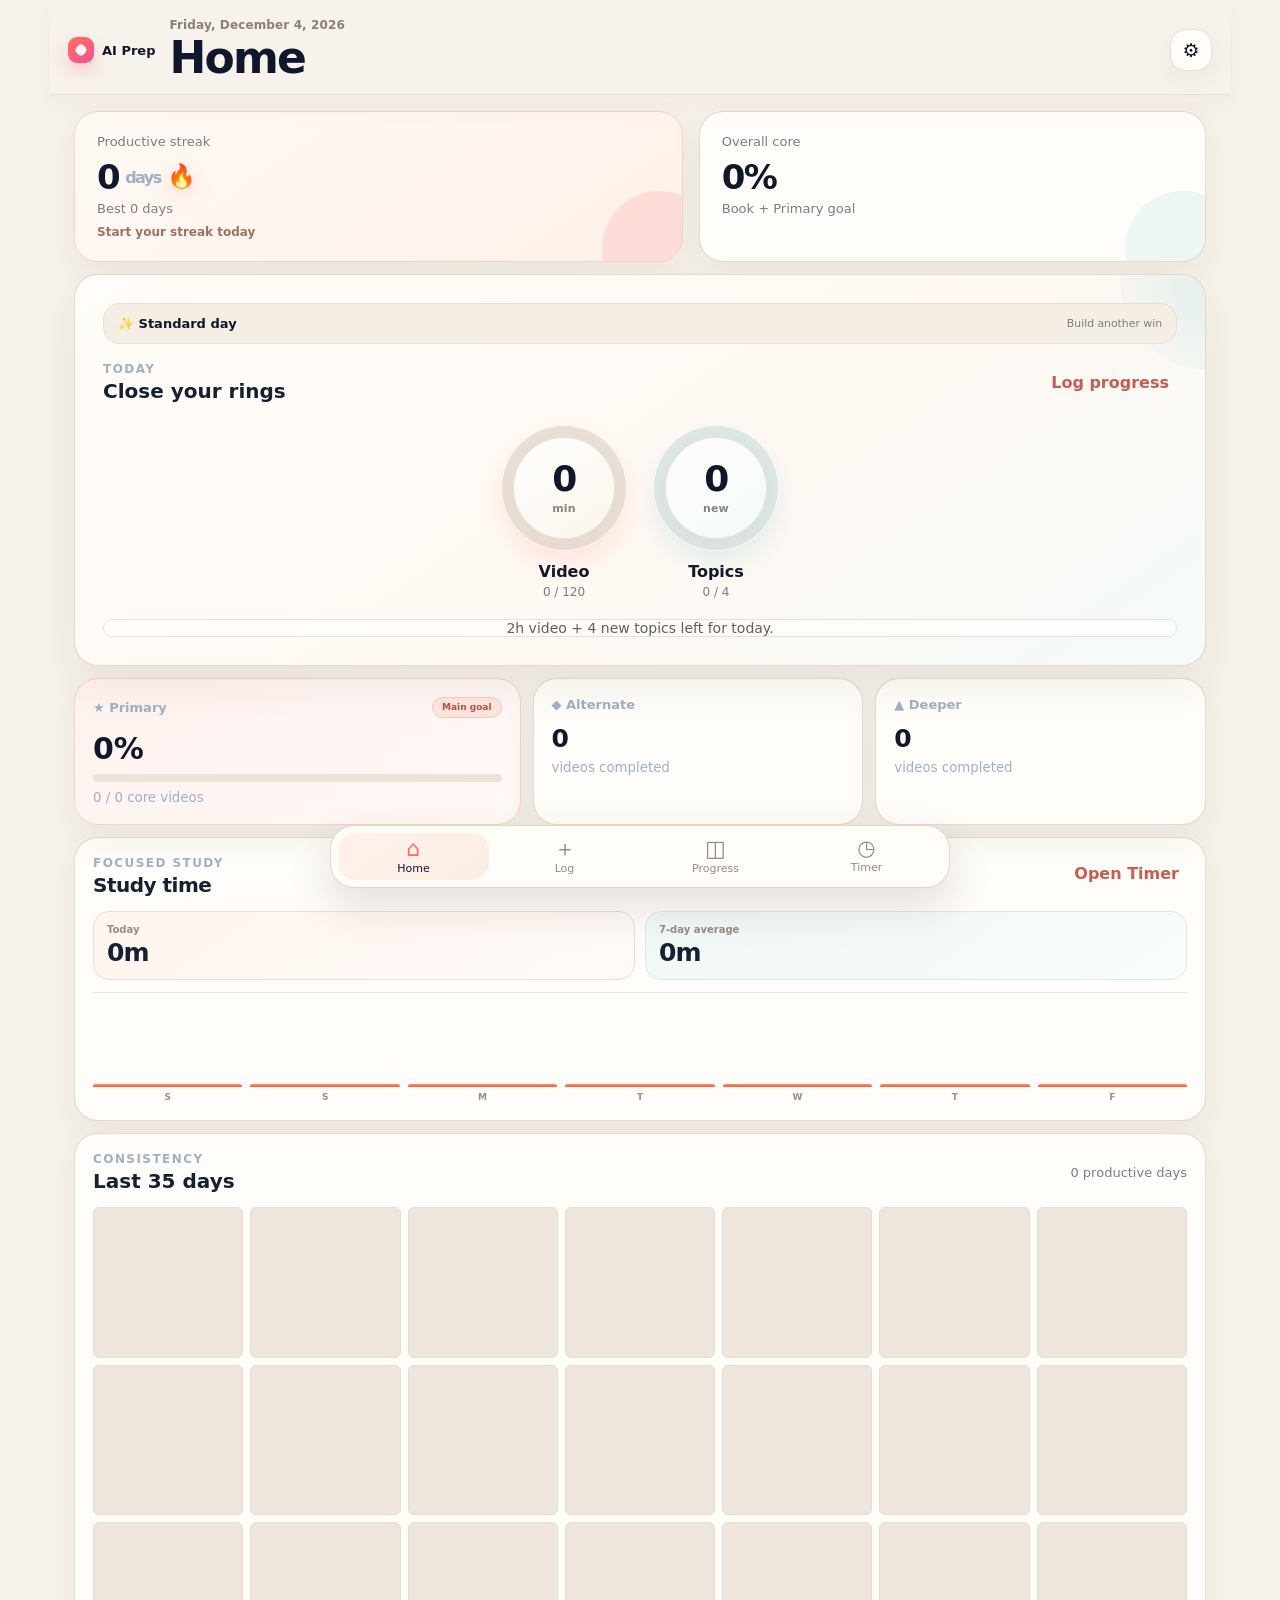
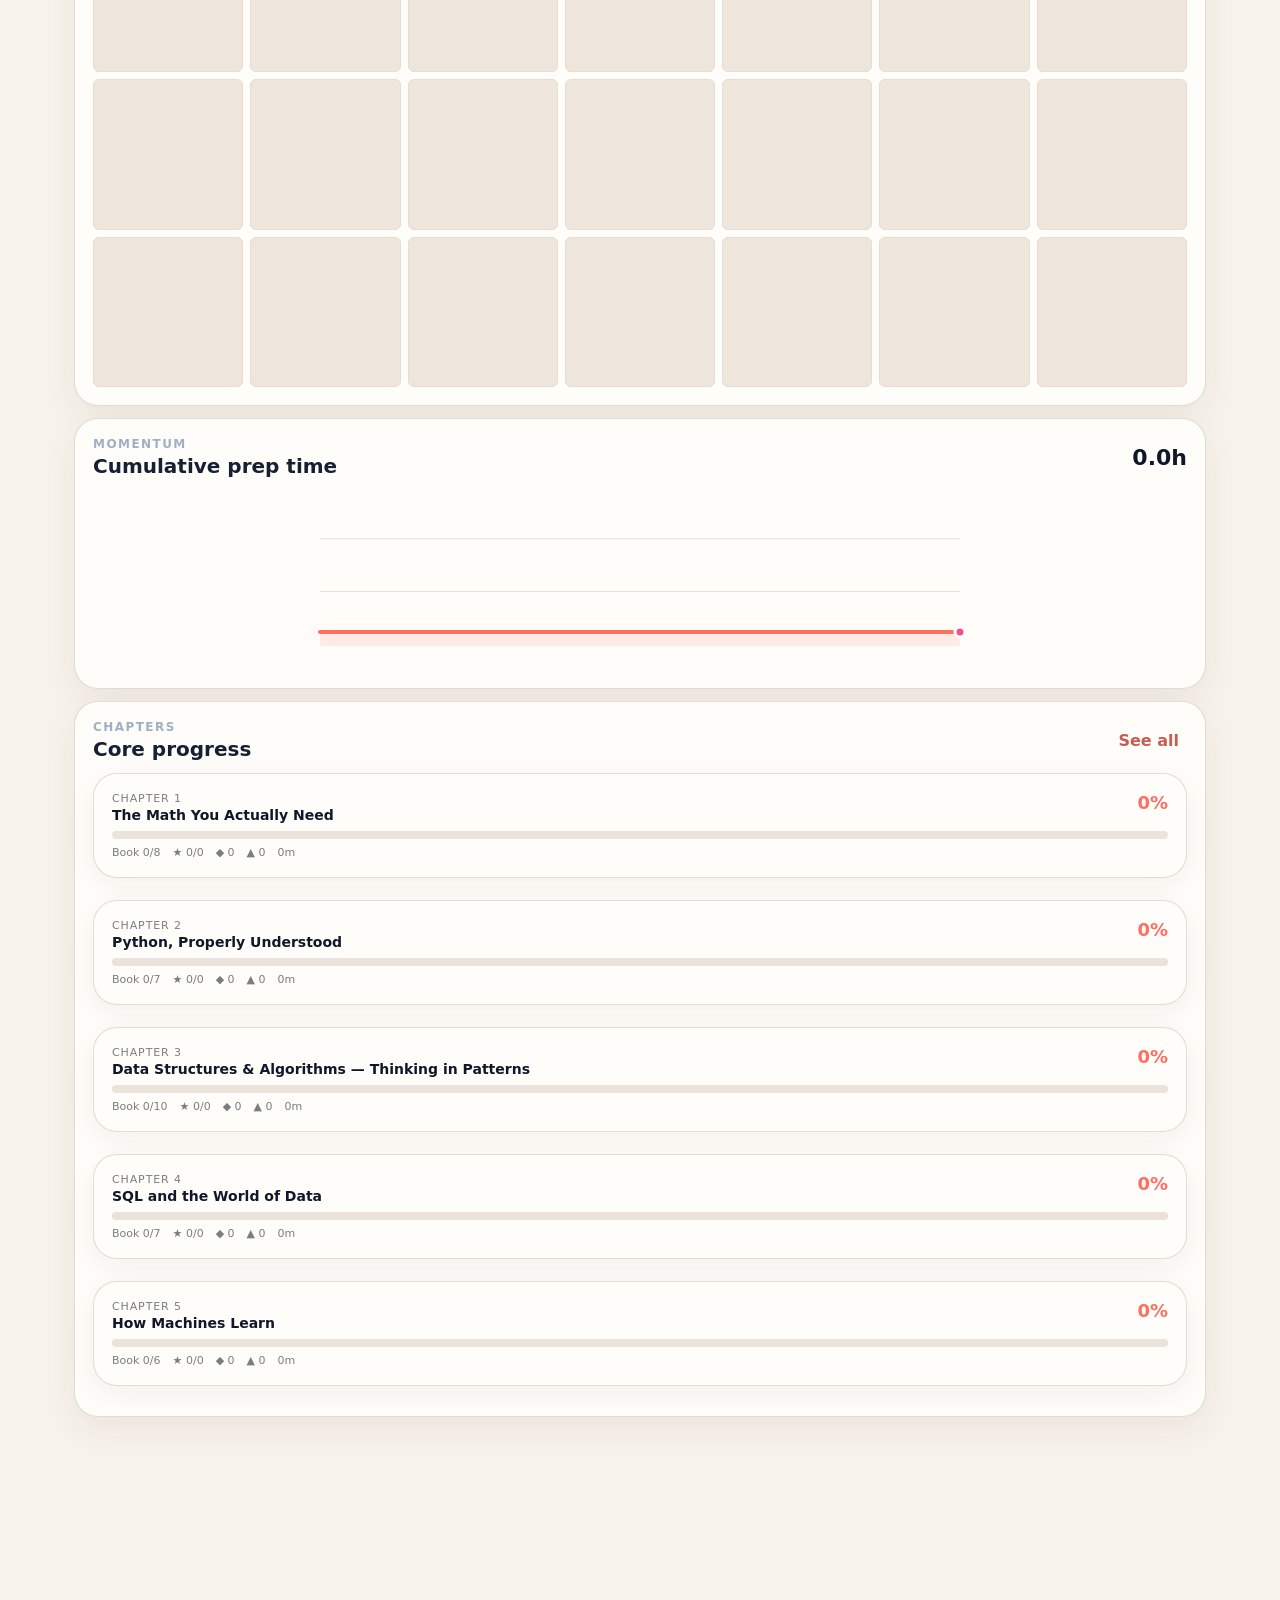
<file: index.html>
<!doctype html>
<html lang="en">
<head>
  <meta charset="utf-8" />
  <meta name="viewport" content="width=device-width, initial-scale=1, viewport-fit=cover" />
  <meta name="theme-color" content="#0b1220" />
  <meta name="apple-mobile-web-app-capable" content="yes" />
  <meta name="apple-mobile-web-app-status-bar-style" content="black-translucent" />
  <meta name="apple-mobile-web-app-title" content="AI Prep" />
  <meta name="format-detection" content="telephone=no" />
  <title>AI Prep</title>
  <link rel="manifest" href="manifest.webmanifest" />
  <link rel="apple-touch-icon" href="icons/apple-touch-icon.png" />
  <link rel="icon" href="icons/icon-192.png" />
  <link rel="stylesheet" href="styles.css" />
</head>
<body>
  <div id="app" class="app-shell">
    <header class="topbar">
      <div>
        <div class="eyebrow" id="dateLabel">AI Interview Prep</div>
        <h1 id="viewTitle">Home</h1>
      </div>
      <button class="icon-btn" id="settingsBtn" aria-label="Settings">⚙︎</button>
    </header>

    <main class="main-content">
      <!-- HOME -->
      <section class="view active" id="view-home" data-view="home">
        <div id="goalCelebration" class="celebration hidden" aria-live="polite">
          <div class="celebration-icon">🔥</div>
          <div><strong>Productive day complete</strong><div>Your streak is safe. Keep stacking days.</div></div>
        </div>

        <div class="hero-grid">
          <article class="metric-card streak-card">
            <span class="metric-label">Productive streak</span>
            <div class="metric-value"><span id="streakCurrent">0</span><span class="metric-unit"> days</span></div>
            <div class="metric-sub">Best <span id="streakBest">0</span> days</div>
          </article>
          <article class="metric-card">
            <span class="metric-label">Overall core</span>
            <div class="metric-value" id="overallCore">0%</div>
            <div class="metric-sub">Book + Primary goal</div>
          </article>
        </div>

        <section class="goal-card">
          <div class="section-heading-row">
            <div>
              <div class="section-kicker">Today</div>
              <h2>Close your rings</h2>
            </div>
            <button class="text-btn" id="goLogBtn">Log progress</button>
          </div>
          <div class="rings-row">
            <div class="ring-wrap">
              <div class="ring" id="videoRing"><div class="ring-inner"><strong id="todayVideoMin">0</strong><span>min</span></div></div>
              <div class="ring-label">Video</div>
              <div class="ring-sub"><span id="videoTargetText">0 / 120</span></div>
            </div>
            <div class="ring-wrap">
              <div class="ring secondary" id="topicRing"><div class="ring-inner"><strong id="todayTopics">0</strong><span>new</span></div></div>
              <div class="ring-label">Topics</div>
              <div class="ring-sub"><span id="topicTargetText">0 / 4</span></div>
            </div>
          </div>
          <div class="goal-status" id="goalStatus">Start with one small win.</div>
        </section>

        <div class="tier-grid">
          <article class="mini-card primary-card">
            <div class="mini-card-head"><span>★ Primary</span><span class="pill">Main goal</span></div>
            <strong id="primaryPct">0%</strong>
            <div class="progress-track"><div id="primaryBar" class="progress-fill"></div></div>
            <small id="primaryText">0 / 0 core videos</small>
          </article>
          <article class="mini-card">
            <div class="mini-card-head"><span>◆ Alternate</span></div>
            <strong id="alternateDone">0</strong>
            <small>videos completed</small>
          </article>
          <article class="mini-card">
            <div class="mini-card-head"><span>▲ Deeper</span></div>
            <strong id="deeperDone">0</strong>
            <small>videos completed</small>
          </article>
        </div>

        <section class="panel">
          <div class="section-heading-row">
            <div><div class="section-kicker">Consistency</div><h2>Last 35 days</h2></div>
            <div class="subtle" id="productiveDaysText">0 productive</div>
          </div>
          <div class="heatmap" id="heatmap"></div>
        </section>

        <section class="panel">
          <div class="section-heading-row">
            <div><div class="section-kicker">Momentum</div><h2>Cumulative prep time</h2></div>
            <div class="big-inline" id="totalHours">0h</div>
          </div>
          <svg id="hoursChart" class="line-chart" viewBox="0 0 640 180" role="img" aria-label="Cumulative study hours chart"></svg>
        </section>

        <section class="panel">
          <div class="section-heading-row"><div><div class="section-kicker">Chapters</div><h2>Core progress</h2></div><button class="text-btn" data-nav="progress">See all</button></div>
          <div id="homeChapterProgress" class="chapter-list compact"></div>
        </section>
      </section>

      <!-- LOG -->
      <section class="view" id="view-log" data-view="log">
        <section class="panel log-panel">
          <div class="log-top-row">
            <label class="field compact-field"><span>Date</span><input type="date" id="logDate" /></label>
            <div class="segmented" id="logTypeTabs">
              <button class="active" data-logtype="video">Videos</button>
              <button data-logtype="book">Book</button>
              <button data-logtype="manual">Other</button>
            </div>
          </div>

          <div id="log-video" class="log-mode active">
            <div class="purpose-row">
              <div><span class="field-label">Purpose</span><div class="helper" id="videoPurposeHint">Suggested from your history</div></div>
              <div class="segmented small" id="videoPurposeTabs">
                <button class="active" data-purpose="learning">Learning</button>
                <button data-purpose="revision">Revision</button>
              </div>
            </div>

            <div class="filter-grid">
              <label class="field"><span>Search</span><input type="search" id="videoSearch" placeholder="Video, playlist, creator…" /></label>
              <label class="field"><span>Tier</span><select id="videoTierFilter"><option value="all">All</option><option value="primary">★ Primary</option><option value="alternate">◆ Alternate</option><option value="deeper">▲ Deeper</option></select></label>
              <label class="field"><span>Chapter</span><select id="videoChapterFilter"><option value="all">All chapters</option></select></label>
            </div>

            <div class="selection-summary" id="videoSelectionSummary">Select what you watched.</div>
            <div id="videoList" class="select-list"></div>
            <button class="ghost-btn not-listed" id="notListedBtn">Not listed? Add a resource</button>
          </div>

          <div id="log-book" class="log-mode">
            <div class="purpose-row">
              <div><span class="field-label">Purpose</span><div class="helper" id="bookPurposeHint">Learning is suggested for new topics.</div></div>
              <div class="segmented small" id="bookPurposeTabs">
                <button class="active" data-purpose="learning">Learning</button>
                <button data-purpose="revision">Revision</button>
              </div>
            </div>
            <label class="field"><span>Chapter</span><select id="bookChapterSelect"></select></label>
            <div id="bookTopicList" class="select-list topic-list"></div>
            <label class="field"><span>Total time for this study block</span><div class="input-with-unit"><input type="number" min="0" inputmode="numeric" id="bookMinutes" placeholder="90" /><span>min</span></div></label>
            <div class="helper">For topic analytics, block time is split evenly across selected topics so you only enter one number.</div>
            <div class="selection-summary" id="bookSelectionSummary">Select the topics you covered.</div>
          </div>

          <div id="log-manual" class="log-mode">
            <label class="field"><span>What did you do?</span><select id="manualKind"><option>Interview Prep</option><option>Practice</option><option>Project / Coding</option><option>Other Study</option></select></label>
            <label class="field"><span>Chapter (optional)</span><select id="manualChapter"><option value="">No chapter</option></select></label>
            <label class="field"><span>Purpose</span><select id="manualPurpose"><option value="learning">Learning</option><option value="revision">Revision</option></select></label>
            <label class="field"><span>Minutes</span><div class="input-with-unit"><input type="number" min="1" inputmode="numeric" id="manualMinutes" placeholder="45" /><span>min</span></div></label>
            <label class="field"><span>Note (optional)</span><textarea id="manualNote" rows="3" placeholder="e.g. RAG interview questions"></textarea></label>
          </div>

          <button class="primary-btn save-btn" id="saveLogBtn">Save progress</button>
        </section>
      </section>

      <!-- PROGRESS -->
      <section class="view" id="view-progress" data-view="progress">
        <div class="segmented progress-tabs" id="progressTabs">
          <button class="active" data-progresstab="chapters">Chapters</button>
          <button data-progresstab="videos">Videos</button>
          <button data-progresstab="topics">Topics</button>
        </div>
        <div id="progress-chapters" class="progress-mode active"><div id="chapterProgressList" class="chapter-list"></div></div>
        <div id="progress-videos" class="progress-mode">
          <div class="tier-progress-cards" id="tierProgressCards"></div>
          <label class="field"><span>Filter playlist</span><select id="progressPlaylistFilter"><option value="all">All playlists</option></select></label>
          <div id="videoProgressList" class="progress-video-list"></div>
        </div>
        <div id="progress-topics" class="progress-mode">
          <label class="field"><span>Chapter</span><select id="topicProgressChapter"></select></label>
          <div id="topicProgressList" class="topic-progress-list"></div>
        </div>
      </section>

      <!-- HISTORY -->
      <section class="view" id="view-history" data-view="history">
        <div class="history-toolbar">
          <label class="field"><span>Show</span><select id="historyFilter"><option value="all">Everything</option><option value="learning">Learning</option><option value="revision">Revision</option><option value="video">Videos</option><option value="book">Book</option></select></label>
        </div>
        <div id="historyList" class="history-list"></div>
      </section>
    </main>

    <nav class="bottom-nav" aria-label="Main navigation">
      <button class="active" data-nav="home"><span>⌂</span><small>Home</small></button>
      <button data-nav="log"><span>＋</span><small>Log</small></button>
      <button data-nav="progress"><span>◫</span><small>Progress</small></button>
      <button data-nav="history"><span>↺</span><small>History</small></button>
    </nav>
  </div>

  <!-- SETTINGS MODAL -->
  <div class="modal-backdrop hidden" id="settingsModal">
    <div class="modal-sheet">
      <div class="modal-head"><div><div class="section-kicker">AI Prep</div><h2>Settings</h2></div><button class="icon-btn" data-close="settingsModal">✕</button></div>
      <div class="settings-stack">
        <label class="field"><span>Daily video goal</span><div class="input-with-unit"><input id="settingVideoTarget" type="number" min="0" inputmode="numeric" /><span>min</span></div></label>
        <label class="field"><span>Daily new-topic goal</span><div class="input-with-unit"><input id="settingTopicTarget" type="number" min="0" inputmode="numeric" /><span>topics</span></div></label>
        <label class="field"><span>Productive day</span><select id="settingRule"><option value="and">Meet both goals</option><option value="or">Meet either goal</option></select></label>
        <button class="primary-btn" id="saveSettingsBtn">Save settings</button>
        <div class="divider"></div>
        <h3>Backup</h3>
        <button class="ghost-btn" id="exportBackupBtn">Export full backup</button>
        <label class="ghost-btn file-btn">Restore backup<input type="file" id="importBackupInput" accept="application/json" /></label>
        <div class="helper">Your progress is stored on this device. Export a backup occasionally.</div>
        <div class="divider"></div>
        <button class="danger-btn" id="resetProgressBtn">Reset progress only</button>
        <div class="version-tap" id="versionTap">AI Prep v1.0 · local-first</div>
        <button class="ghost-btn hidden" id="resourceManagerBtn">Resource Manager</button>
      </div>
    </div>
  </div>

  <!-- RESOURCE MANAGER MODAL - hidden until version is tapped 5 times -->
  <div class="modal-backdrop hidden" id="resourceModal">
    <div class="modal-sheet tall">
      <div class="modal-head"><div><div class="section-kicker">Advanced</div><h2>Resource Manager</h2></div><button class="icon-btn" data-close="resourceModal">✕</button></div>
      <div class="admin-banner">Add missing videos or whole playlists. Primary can be made part of your main goal; Alternate and Deeper stay optional.</div>
      <div class="segmented" id="resourceModeTabs"><button class="active" data-resmode="single">Single video</button><button data-resmode="playlist">Playlist</button></div>

      <div id="resource-single" class="resource-mode active">
        <label class="field"><span>Video title</span><input id="resTitle" /></label>
        <label class="field"><span>Playlist / source name</span><input id="resPlaylist" placeholder="e.g. My RAG playlist" /></label>
        <div class="two-col">
          <label class="field"><span>Tier</span><select id="resTier"><option value="primary">★ Primary</option><option value="alternate">◆ Alternate</option><option value="deeper">▲ Deeper</option></select></label>
          <label class="field"><span>Duration</span><div class="input-with-unit"><input id="resDuration" type="number" min="0" step="0.1" inputmode="decimal" /><span>min</span></div></label>
        </div>
        <div class="two-col">
          <label class="field"><span>Chapter</span><select id="resChapter"></select></label>
          <label class="field"><span>Topic (optional)</span><select id="resTopic"><option value="">No specific topic</option></select></label>
        </div>
        <label class="field"><span>URL (optional)</span><input id="resUrl" type="url" placeholder="https://…" /></label>
        <label class="check-row" id="goalToggleRow"><input type="checkbox" id="resCountsGoal" checked /><span>Count this Primary video toward my main goal</span></label>
        <button class="primary-btn" id="addSingleResourceBtn">Add video</button>
      </div>

      <div id="resource-playlist" class="resource-mode">
        <label class="field"><span>Playlist name</span><input id="playlistName" /></label>
        <div class="two-col">
          <label class="field"><span>Tier</span><select id="playlistTier"><option value="primary">★ Primary</option><option value="alternate">◆ Alternate</option><option value="deeper">▲ Deeper</option></select></label>
          <label class="field"><span>Chapter</span><select id="playlistChapter"></select></label>
        </div>
        <label class="field"><span>Playlist URL (optional)</span><input id="playlistUrl" type="url" /></label>
        <label class="field"><span>Paste videos</span><textarea id="playlistBulk" rows="8" placeholder="One per line:\nVideo title | 32 | https://...\nAnother video | 18 | https://..."></textarea></label>
        <label class="check-row" id="playlistGoalToggleRow"><input type="checkbox" id="playlistCountsGoal" checked /><span>Count these Primary videos toward my main goal</span></label>
        <button class="primary-btn" id="addPlaylistBtn">Add playlist videos</button>
      </div>

      <div class="divider"></div>
      <h3>Your added resources</h3>
      <div id="customResourceList" class="custom-resource-list"></div>
    </div>
  </div>

  <div class="toast hidden" id="toast" role="status" aria-live="polite"></div>

  <script src="seed-data.js"></script>
  <script src="app.js"></script>
</body>
</html>
</file>
<file: styles.css>
:root{
  --bg:#08111f;--bg2:#0d1727;--card:#111d2e;--card2:#152338;--text:#f7fafc;--muted:#9fb0c6;
  --line:#26364c;--accent:#57d69d;--accent2:#62a8ff;--gold:#f4c96b;--purple:#b99cff;--danger:#ff7d7d;
  --shadow:0 18px 60px rgba(0,0,0,.24);--radius:22px;--safe-bottom:max(18px,env(safe-area-inset-bottom));
}
*{box-sizing:border-box}html{background:var(--bg);color-scheme:dark}body{margin:0;background:linear-gradient(180deg,#07101d 0%,#0a1423 50%,#08111f 100%);font-family:-apple-system,BlinkMacSystemFont,"SF Pro Display","SF Pro Text",Inter,system-ui,sans-serif;color:var(--text);min-height:100vh;-webkit-font-smoothing:antialiased}
button,input,select,textarea{font:inherit}button{color:inherit}.hidden{display:none!important}.app-shell{max-width:820px;margin:0 auto;min-height:100vh;padding-bottom:calc(86px + var(--safe-bottom))}.topbar{position:sticky;top:0;z-index:20;display:flex;justify-content:space-between;align-items:center;padding:calc(14px + env(safe-area-inset-top)) 18px 12px;background:rgba(8,17,31,.88);backdrop-filter:blur(18px);border-bottom:1px solid rgba(255,255,255,.05)}.topbar h1{margin:2px 0 0;font-size:28px;line-height:1.1}.eyebrow,.section-kicker{font-size:12px;text-transform:uppercase;letter-spacing:.12em;color:var(--muted);font-weight:700}.main-content{padding:16px}.view{display:none}.view.active{display:block;animation:fade .16s ease}@keyframes fade{from{opacity:.4;transform:translateY(2px)}to{opacity:1;transform:none}}
.icon-btn{border:1px solid var(--line);background:var(--card);width:42px;height:42px;border-radius:14px;display:grid;place-items:center;font-size:19px}.hero-grid{display:grid;grid-template-columns:1fr 1fr;gap:12px}.metric-card,.mini-card,.panel,.goal-card{background:linear-gradient(180deg,var(--card) 0%,#0f1a2a 100%);border:1px solid var(--line);border-radius:var(--radius);box-shadow:var(--shadow)}.metric-card{padding:18px}.metric-label{display:block;color:var(--muted);font-size:13px}.metric-value{font-size:34px;font-weight:780;letter-spacing:-.04em;margin-top:8px}.metric-unit{font-size:16px;color:var(--muted);font-weight:600}.metric-sub{color:var(--muted);font-size:13px;margin-top:4px}.streak-card{background:radial-gradient(circle at 100% 0%,rgba(244,201,107,.18),transparent 42%),linear-gradient(180deg,var(--card),#101a2a)}
.goal-card{padding:18px;margin-top:12px}.section-heading-row{display:flex;align-items:center;justify-content:space-between;gap:10px}.section-heading-row h2{margin:3px 0 0;font-size:20px}.text-btn{border:0;background:none;color:var(--accent);padding:8px;font-weight:700}.rings-row{display:flex;justify-content:center;gap:34px;padding:18px 0 10px}.ring-wrap{text-align:center}.ring{--p:0deg;width:132px;height:132px;border-radius:50%;background:conic-gradient(var(--accent) var(--p),#203049 0);display:grid;place-items:center;position:relative}.ring.secondary{background:conic-gradient(var(--accent2) var(--p),#203049 0)}.ring:after{content:"";position:absolute;inset:11px;border-radius:50%;background:#0e1a2a}.ring-inner{z-index:1;display:flex;flex-direction:column;align-items:center}.ring-inner strong{font-size:30px}.ring-inner span{color:var(--muted);font-size:12px}.ring-label{font-weight:750;margin-top:10px}.ring-sub{color:var(--muted);font-size:12px;margin-top:3px}.goal-status{text-align:center;color:var(--muted);font-size:14px;margin-top:8px}.celebration{display:flex;gap:12px;align-items:center;padding:14px 16px;border:1px solid rgba(87,214,157,.45);background:rgba(87,214,157,.12);border-radius:18px;margin-bottom:12px;color:#d9ffec}.celebration-icon{font-size:28px}.celebration div div{font-size:13px;color:#bfe8d2;margin-top:2px}
.tier-grid{display:grid;grid-template-columns:1.45fr 1fr 1fr;gap:10px;margin-top:12px}.mini-card{padding:14px;min-height:112px}.mini-card-head{display:flex;justify-content:space-between;gap:8px;font-size:13px;color:var(--muted);font-weight:700}.mini-card strong{display:block;font-size:25px;margin:12px 0 4px}.mini-card small{color:var(--muted)}.pill{font-size:10px;border:1px solid rgba(87,214,157,.35);color:var(--accent);border-radius:999px;padding:3px 7px}.primary-card{border-color:rgba(87,214,157,.3)}.progress-track{height:8px;border-radius:99px;background:#203049;overflow:hidden;margin:8px 0 5px}.progress-fill{height:100%;width:0;background:var(--accent);border-radius:99px}.panel{padding:18px;margin-top:12px}.subtle{color:var(--muted);font-size:13px}.big-inline{font-size:22px;font-weight:800}.heatmap{display:grid;grid-template-columns:repeat(7,1fr);gap:7px;margin-top:14px}.heat-cell{aspect-ratio:1;border-radius:7px;background:#1b2a3e;border:1px solid rgba(255,255,255,.03)}.heat-cell.active1{background:rgba(87,214,157,.30)}.heat-cell.active2{background:rgba(87,214,157,.48)}.heat-cell.active3{background:rgba(87,214,157,.68)}.heat-cell.active4{background:rgba(87,214,157,.95)}.line-chart{width:100%;height:180px;margin-top:8px;overflow:visible}.line-chart .gridline{stroke:#22334a;stroke-width:1}.line-chart .area{fill:rgba(87,214,157,.10)}.line-chart .line{fill:none;stroke:var(--accent);stroke-width:4;stroke-linecap:round;stroke-linejoin:round}.line-chart .dot{fill:var(--accent)}
.chapter-list{display:flex;flex-direction:column;gap:10px;margin-top:12px}.chapter-row{padding:14px;border:1px solid var(--line);background:var(--card2);border-radius:16px}.chapter-row-top{display:flex;justify-content:space-between;gap:10px;align-items:flex-start}.chapter-num{font-size:11px;color:var(--muted);text-transform:uppercase;letter-spacing:.08em}.chapter-title{font-size:14px;font-weight:700;margin-top:2px}.chapter-pct{font-size:18px;font-weight:800}.chapter-meta{display:flex;gap:12px;flex-wrap:wrap;color:var(--muted);font-size:11px;margin-top:7px}.chapter-list.compact .chapter-row:nth-child(n+6){display:none}
.bottom-nav{position:fixed;bottom:0;left:50%;transform:translateX(-50%);z-index:30;width:min(820px,100%);display:grid;grid-template-columns:repeat(4,1fr);padding:8px 10px var(--safe-bottom);background:rgba(8,17,31,.94);backdrop-filter:blur(22px);border-top:1px solid rgba(255,255,255,.08)}.bottom-nav button{border:0;background:none;color:var(--muted);padding:5px 4px;display:flex;flex-direction:column;align-items:center;gap:2px}.bottom-nav button span{font-size:22px;line-height:1}.bottom-nav button small{font-size:11px}.bottom-nav button.active{color:var(--accent)}
.log-panel{margin-top:0}.log-top-row{display:flex;gap:12px;align-items:end}.compact-field{max-width:180px}.segmented{display:flex;gap:3px;padding:4px;background:#0a1422;border:1px solid var(--line);border-radius:14px}.segmented button{flex:1;border:0;background:none;border-radius:10px;color:var(--muted);padding:9px 12px;font-size:13px;font-weight:700}.segmented button.active{background:#1d2c42;color:var(--text)}.segmented.small button{padding:7px 9px}.log-mode,.progress-mode,.resource-mode{display:none}.log-mode.active,.progress-mode.active,.resource-mode.active{display:block}.purpose-row{display:flex;justify-content:space-between;gap:12px;align-items:center;margin:18px 0 12px}.field-label,.field>span{display:block;font-size:12px;color:var(--muted);font-weight:700;margin-bottom:6px}.helper{font-size:12px;color:var(--muted);line-height:1.4}.field{display:block;margin-top:12px}.field input,.field select,.field textarea{width:100%;border:1px solid var(--line);background:#0a1422;color:var(--text);border-radius:13px;padding:12px;outline:none}.field input:focus,.field select:focus,.field textarea:focus{border-color:var(--accent)}.filter-grid{display:grid;grid-template-columns:2fr 1fr 1fr;gap:10px}.input-with-unit{display:flex;align-items:center;border:1px solid var(--line);background:#0a1422;border-radius:13px;padding-right:12px}.input-with-unit input{border:0;background:transparent}.input-with-unit span{color:var(--muted);font-size:12px}.selection-summary{margin:14px 0 10px;padding:10px 12px;background:rgba(98,168,255,.08);border:1px solid rgba(98,168,255,.18);border-radius:13px;color:#c7ddff;font-size:13px}.select-list{display:flex;flex-direction:column;gap:8px;max-height:52vh;overflow:auto;padding-right:2px}.select-item{display:grid;grid-template-columns:auto 1fr auto;align-items:center;gap:10px;padding:12px;border-radius:14px;background:var(--card2);border:1px solid var(--line)}.select-item input[type=checkbox]{width:20px;height:20px;accent-color:var(--accent)}.select-title{font-size:13px;font-weight:700;line-height:1.3}.select-meta{font-size:11px;color:var(--muted);margin-top:4px}.select-duration{font-size:12px;color:var(--muted);white-space:nowrap}.tier-badge{display:inline-block;font-size:10px;border-radius:999px;padding:2px 6px;margin-right:5px}.tier-primary{color:#bff4db;background:rgba(87,214,157,.12)}.tier-alternate{color:#c7dcff;background:rgba(98,168,255,.12)}.tier-deeper{color:#e0d4ff;background:rgba(185,156,255,.14)}.manual-time{width:66px!important;padding:7px!important;font-size:12px!important}.ghost-btn,.danger-btn,.primary-btn{width:100%;border-radius:14px;padding:12px 14px;font-weight:750}.ghost-btn{border:1px solid var(--line);background:var(--card2);color:var(--text)}.primary-btn{border:0;background:var(--accent);color:#07130e}.danger-btn{border:1px solid rgba(255,125,125,.35);background:rgba(255,125,125,.10);color:#ffb4b4}.save-btn{margin-top:16px}.not-listed{margin-top:12px;color:var(--muted)}
.progress-tabs{margin-bottom:12px}.tier-progress-cards{display:grid;grid-template-columns:repeat(3,1fr);gap:10px}.tier-stat{padding:14px;border-radius:16px;background:var(--card);border:1px solid var(--line)}.tier-stat strong{font-size:23px;display:block;margin-top:8px}.progress-video-list,.topic-progress-list{display:flex;flex-direction:column;gap:8px;margin-top:12px}.progress-video-row,.topic-progress-row{padding:12px;border:1px solid var(--line);border-radius:14px;background:var(--card)}.row-between{display:flex;justify-content:space-between;gap:10px;align-items:center}.done-mark{color:var(--accent);font-weight:800}.history-toolbar{margin-bottom:12px}.history-day{margin-bottom:18px}.history-date{position:sticky;top:82px;z-index:4;font-size:12px;color:var(--muted);font-weight:800;text-transform:uppercase;letter-spacing:.08em;padding:7px 2px;background:var(--bg)}.history-card{padding:13px 14px;border-radius:15px;background:var(--card);border:1px solid var(--line);margin-top:7px}.history-main{display:flex;justify-content:space-between;gap:12px}.history-title{font-weight:700;font-size:14px}.history-sub{font-size:11px;color:var(--muted);margin-top:4px}.history-min{font-weight:800;white-space:nowrap}.history-actions{display:flex;justify-content:flex-end;margin-top:8px}.tiny-btn{border:0;background:none;color:var(--muted);font-size:11px;padding:3px 0}
.modal-backdrop{position:fixed;inset:0;z-index:50;background:rgba(0,0,0,.58);display:flex;align-items:flex-end;justify-content:center}.modal-sheet{width:min(820px,100%);max-height:88vh;overflow:auto;background:#0c1727;border:1px solid var(--line);border-radius:26px 26px 0 0;padding:18px 18px calc(22px + env(safe-area-inset-bottom));box-shadow:0 -20px 80px rgba(0,0,0,.4)}.modal-sheet.tall{max-height:94vh}.modal-head{display:flex;align-items:center;justify-content:space-between;gap:12px;position:sticky;top:-18px;background:#0c1727;padding:18px 0 10px;z-index:2}.modal-head h2{margin:2px 0 0}.settings-stack{display:flex;flex-direction:column;gap:4px}.divider{height:1px;background:var(--line);margin:15px 0}.version-tap{text-align:center;color:#60748e;font-size:11px;padding:14px;user-select:none}.file-btn{text-align:center;position:relative;overflow:hidden}.file-btn input{position:absolute;inset:0;opacity:0}.admin-banner{font-size:12px;color:#cbd6e4;background:rgba(185,156,255,.08);border:1px solid rgba(185,156,255,.18);padding:11px 12px;border-radius:13px;margin-bottom:12px}.two-col{display:grid;grid-template-columns:1fr 1fr;gap:10px}.check-row{display:flex;align-items:center;gap:9px;margin:13px 0;font-size:13px;color:var(--muted)}.check-row input{width:19px;height:19px;accent-color:var(--accent)}.custom-resource-list{display:flex;flex-direction:column;gap:8px;margin-top:10px}.custom-resource{padding:11px;border:1px solid var(--line);border-radius:13px;background:var(--card)}.custom-resource-actions{display:flex;gap:10px;margin-top:8px}.custom-resource-actions button{border:0;background:none;color:var(--muted);font-size:11px;padding:0}.toast{position:fixed;z-index:80;left:50%;bottom:calc(90px + var(--safe-bottom));transform:translateX(-50%);background:#eefaf4;color:#0b3b26;border-radius:999px;padding:10px 16px;font-size:13px;font-weight:750;box-shadow:var(--shadow);max-width:88%;text-align:center}
@media(max-width:620px){.main-content{padding:12px}.hero-grid{grid-template-columns:1fr 1fr}.metric-card{padding:15px}.metric-value{font-size:30px}.rings-row{gap:18px}.ring{width:118px;height:118px}.tier-grid{grid-template-columns:1.4fr 1fr 1fr}.mini-card{padding:12px}.mini-card strong{font-size:22px}.filter-grid{grid-template-columns:1fr 1fr}.filter-grid .field:first-child{grid-column:1/-1}.log-top-row{display:block}.compact-field{max-width:none}.log-top-row .segmented{margin-top:12px}.purpose-row{align-items:flex-start;flex-direction:column}.purpose-row .segmented{width:100%}.tier-progress-cards{grid-template-columns:1fr 1fr 1fr}.two-col{grid-template-columns:1fr}.chapter-row{padding:12px}}
@media(max-width:390px){.ring{width:108px;height:108px}.rings-row{gap:12px}.tier-grid{grid-template-columns:1fr 1fr}.tier-grid .primary-card{grid-column:1/-1}.metric-value{font-size:27px}.topbar h1{font-size:25px}.tier-progress-cards{grid-template-columns:1fr}.hero-grid{gap:8px}.metric-card{padding:13px}}
</file>
